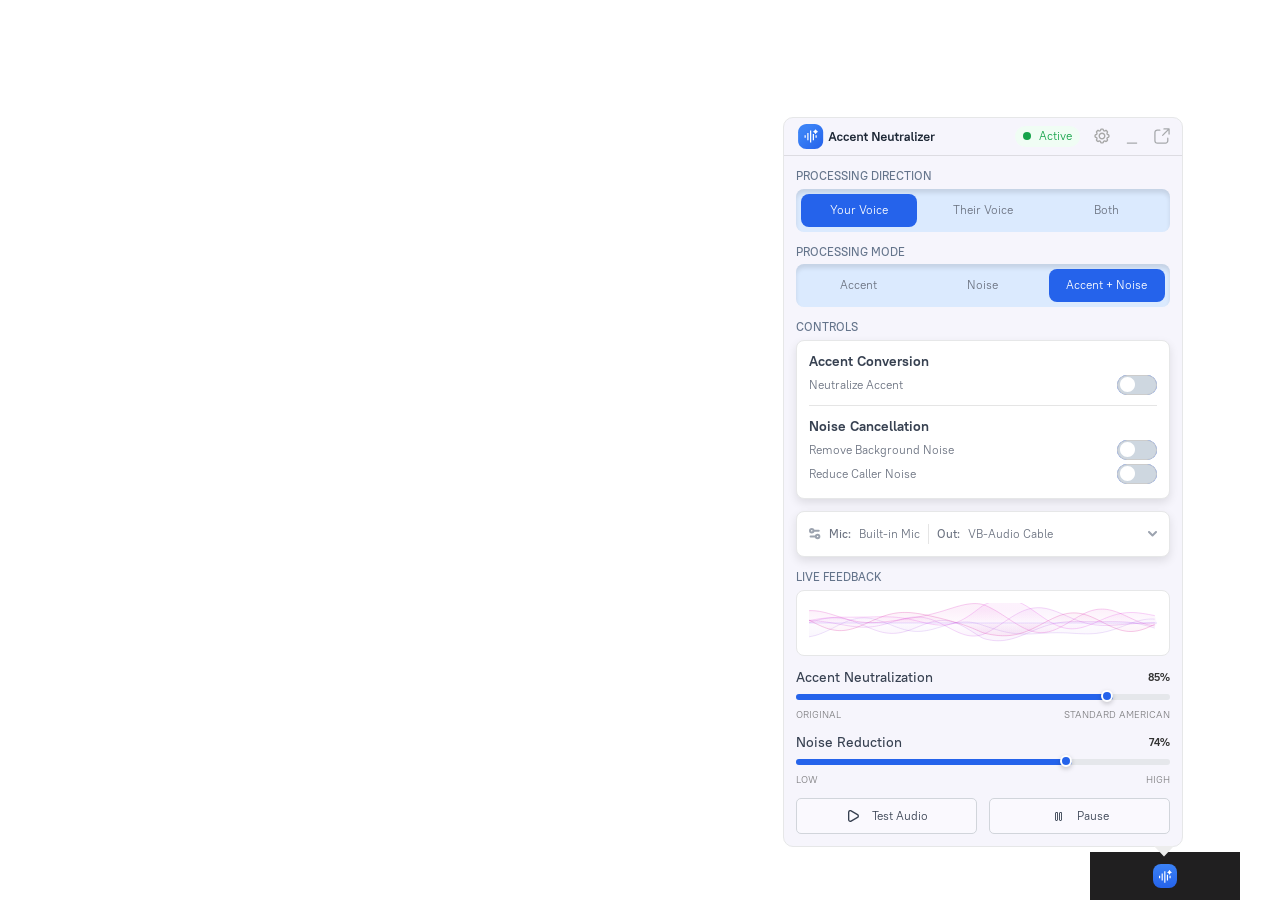
<file: deploy/index.html>
<!DOCTYPE html><!--  Last Published: Tue Jun 09 2026 08:00:53 GMT+0000 (Coordinated Universal Time)  -->
<html data-wf-page="69846ef71f03e968b10e6d81" data-wf-site="69846ef71f03e968b10e6d8d">
<head>
  <meta charset="utf-8">
  <title>op.ai Desktop Recorder Widget - Arvin</title>
  <meta content="op.ai Desktop Recorder Widget - Arvin" property="og:title">
  <meta content="op.ai Desktop Recorder Widget - Arvin" name="twitter:title">
  <meta content="width=device-width, initial-scale=1" name="viewport">
  <link href="css/normalize.css" rel="stylesheet" type="text/css">
  <link href="css/components.css" rel="stylesheet" type="text/css">
  <link href="css/accent-neutralizer-arvin.css" rel="stylesheet" type="text/css">
  <script type="text/javascript">!function(o,c){var n=c.documentElement,t=" w-mod-";n.className+=t+"js",("ontouchstart"in o||o.DocumentTouch&&c instanceof DocumentTouch)&&(n.className+=t+"touch")}(window,document);</script>
  <link href="images/favicon.ico" rel="shortcut icon" type="image/x-icon">
  <link href="images/webclip.png" rel="apple-touch-icon">
</head>
<body>
  <div class="modalpage">
    <div class="taskbar">
      <div class="accentneutralizer__wrap">
        <div tmq="cmp-taskbar-icon" data-w-id="096e1628-0076-754e-728f-4f25eb88e36e" class="an__taskbar">
          <div class="an__taskbar-logo">
            <div class="an__icon-embed w-embed"><svg width="13" height="13" viewbox="0 0 13 13" fill="none" xmlns="http://www.w3.org/2000/svg">
                <path d="M10.9159 4.15802L10.7724 4.48819C10.75 4.54195 10.7122 4.58788 10.6637 4.62018C10.6152 4.65248 10.5583 4.66972 10.5 4.66972C10.4417 4.66972 10.3848 4.65248 10.3363 4.62018C10.2878 4.58788 10.25 4.54195 10.2276 4.48819L10.0841 4.15802C9.83178 3.57394 9.36972 3.10564 8.78908 2.84552L8.34633 2.64777C8.29262 2.62306 8.24712 2.58347 8.21522 2.53369C8.18332 2.4839 8.16637 2.42602 8.16637 2.36689C8.16637 2.30777 8.18332 2.24989 8.21522 2.2001C8.24712 2.15032 8.29262 2.11073 8.34633 2.08602L8.76458 1.89994C9.35982 1.63241 9.82978 1.14678 10.0777 0.543104L10.2258 0.186687C10.2475 0.131477 10.2853 0.0840775 10.3343 0.0506682C10.3833 0.017259 10.4413 -0.000610352 10.5006 -0.000610352C10.5599 -0.000610352 10.6178 0.017259 10.6668 0.0506682C10.7159 0.0840775 10.7537 0.131477 10.7753 0.186687L10.9229 0.54252C11.1705 1.14631 11.6403 1.63215 12.2354 1.89994L12.6543 2.0866C12.7078 2.11138 12.7531 2.15097 12.7849 2.20069C12.8167 2.25041 12.8336 2.30818 12.8336 2.36719C12.8336 2.42619 12.8167 2.48397 12.7849 2.53369C12.7531 2.5834 12.7078 2.62299 12.6543 2.64777L12.2109 2.84494C11.6304 3.10532 11.1685 3.57383 10.9165 4.15802M3.79167 3.50002H2.625V10.5H3.79167V3.50002ZM1.16667 5.83335H0V8.16669H1.16667V5.83335ZM6.41667 1.16669H5.25V12.8334H6.41667V1.16669ZM9.04167 4.66669H7.875V10.5H9.04167V4.66669ZM11.6667 5.83335H10.5V8.16669H11.6667V5.83335Z" fill="white"></path>
              </svg></div>
          </div>
        </div>
        <div tmq="cmp-statmodal-div" class="accentneutralizer">
          <div tmq="cmp-statmodal-top" class="an__top">
            <div class="an__topleft">
              <div class="an__logo"><img loading="lazy" src="images/an_logo.svg" alt=""></div>
            </div>
            <div class="an__topright">
              <div class="an__tag-active">
                <div class="an__tag-active-dot"></div>
                <div class="an__tag-active-textcontent">
                  <div>Active</div>
                </div>
              </div>
              <a href="#" class="an__goto w-inline-block">
                <div class="an__btn-icon-embed w-embed">
                  <?xml version="1.0" encoding="UTF-8"?>
                  <svg id="Layer_1" data-name="Layer 1" xmlns="http://www.w3.org/2000/svg" viewbox="0 0 100 100">
                    <defs>
                      <style>
      .cls-1 {
        fill: CurrentColor;
      }
    </style>
                    </defs>
                    <path class="cls-1" d="M53.16,97.53h-6.32c-5.41,0-9.81-4.4-9.81-9.81,0-.6-.53-1.23-1.3-1.53-.45-.18-.87-.36-1.29-.55-.69-.3-1.52-.23-1.95.2-3.67,3.66-10.2,3.65-13.86.01l-4.47-4.48c-1.85-1.85-2.87-4.31-2.87-6.93s1.02-5.08,2.87-6.93c.42-.43.5-1.25.16-2l-.51-1.25c-.3-.77-.93-1.3-1.54-1.3-5.41,0-9.81-4.4-9.81-9.81v-6.31c0-5.41,4.4-9.81,9.81-9.81.6,0,1.24-.53,1.54-1.3.15-.39.33-.82.51-1.24.33-.75.26-1.58-.16-2.01-1.82-1.81-2.87-4.34-2.87-6.93s1.02-5.1,2.87-6.94l4.46-4.46c3.7-3.7,10.16-3.7,13.86,0,.42.42,1.24.5,2.03.16l1.14-.48c.84-.33,1.38-.96,1.38-1.56,0-5.41,4.4-9.81,9.81-9.81h6.31c5.41,0,9.8,4.4,9.8,9.81,0,.6.54,1.24,1.31,1.54l1.27.54c.71.3,1.55.24,1.97-.19,3.67-3.66,10.2-3.65,13.86-.01l4.47,4.48c1.83,1.83,2.87,4.36,2.87,6.93s-1.02,5.07-2.86,6.93c-.44.43-.51,1.26-.18,2.02l.52,1.27c.29.73.92,1.27,1.53,1.27,5.41,0,9.8,4.39,9.8,9.8v6.31c0,5.41-4.39,9.81-9.8,9.81-.6,0-1.24.53-1.54,1.3l-.52,1.25c-.33.75-.26,1.58.17,2,1.85,1.86,2.87,4.32,2.87,6.93s-1.04,5.1-2.86,6.93l-4.48,4.47c-3.7,3.69-10.18,3.66-13.86.01-.44-.44-1.27-.5-2.01-.18-.42.18-.84.36-1.27.52-.74.29-1.28.92-1.28,1.52,0,5.41-4.39,9.81-9.8,9.81ZM33.53,76.81c1.47,0,2.97.3,4.41.93l.98.42c4.1,1.61,6.76,5.37,6.76,9.56,0,.64.52,1.16,1.16,1.16h6.32c.64,0,1.16-.52,1.16-1.16,0-4.19,2.66-7.94,6.77-9.58l.95-.39c4.06-1.76,8.6-.99,11.57,1.98.43.43,1.22.44,1.65-.01l4.46-4.46c.21-.21.34-.52.34-.82s-.12-.61-.35-.83c-2.96-2.96-3.74-7.51-1.97-11.57l.39-.95c1.63-4.12,5.38-6.78,9.58-6.78.64,0,1.16-.52,1.16-1.16v-6.31c0-.64-.52-1.16-1.16-1.16-4.19,0-7.95-2.66-9.58-6.77l-.4-.98c-1.76-4.04-.98-8.58,1.98-11.55.22-.22.34-.52.34-.83s-.12-.61-.35-.83l-4.46-4.46c-.43-.43-1.21-.44-1.65.01-2.96,2.95-7.48,3.74-11.56,1.98l-.97-.42c-4.1-1.61-6.76-5.37-6.76-9.57,0-.64-.52-1.16-1.16-1.16h-6.31c-.65,0-1.17.52-1.17,1.16,0,4.2-2.66,7.96-6.78,9.58l-.93.4c-4.08,1.76-8.62.97-11.57-1.97-.45-.45-1.21-.44-1.65,0l-4.47,4.47c-.22.22-.34.51-.34.82s.12.6.33.8c2.98,2.98,3.75,7.52,1.98,11.58l-.38.92c-1.64,4.15-5.4,6.81-9.59,6.81-.64,0-1.16.52-1.16,1.16v6.31c0,.64.52,1.16,1.16,1.16,4.2,0,7.95,2.66,9.58,6.78l.41,1c1.75,4.01.97,8.55-1.99,11.52-.23.23-.34.52-.34.83s.12.6.34.82l4.47,4.47c.43.43,1.21.44,1.65-.01,1.91-1.9,4.47-2.91,7.14-2.91Z"></path>
                    <path class="cls-1" d="M50,71.6c-5.69,0-11.25-2.31-15.27-6.33s-6.33-9.51-6.33-15.27,2.25-11.2,6.33-15.27c4.02-4.02,9.59-6.33,15.27-6.33s11.26,2.31,15.28,6.33,6.32,9.5,6.32,15.27-2.24,11.2-6.32,15.27c-4.02,4.02-9.59,6.33-15.28,6.33ZM50,37.04c-3.41,0-6.75,1.38-9.16,3.8s-3.8,5.7-3.8,9.16,1.35,6.72,3.8,9.16c4.83,4.83,13.51,4.82,18.33,0,2.45-2.45,3.79-5.7,3.79-9.16s-1.34-6.72-3.79-9.16-5.76-3.8-9.17-3.8Z"></path>
                  </svg>
                </div>
              </a>
              <a data-w-id="7bdaf0b1-3da8-7298-7597-1da289722cd5" href="#" class="an__goto w-inline-block"><img loading="lazy" src="images/smartyagents_icon-minimize.svg" alt=""></a>
              <a href="#" class="an__goto w-inline-block"><img loading="lazy" src="images/smartyagents_icon-goto.svg" alt=""></a>
            </div>
          </div>
          <div class="an__body">
            <div class="an__group">
              <div class="an__group-hd-row">
                <h4 class="an__group-hd-text">pROCESSING DIRECTION</h4>
              </div>
              <div class="an__mode-row">
                <div class="an__mode-item active">
                  <div>Your Voice</div>
                </div>
                <div class="an__mode-item">
                  <div>Their Voice</div>
                </div>
                <div class="an__mode-item">
                  <div>Both</div>
                </div>
              </div>
            </div>
            <div class="an__group">
              <div class="an__group-hd-row">
                <h4 class="an__group-hd-text">PROCESSING MODE</h4>
              </div>
              <div class="an__mode-row">
                <div class="an__mode-item">
                  <div>Accent</div>
                </div>
                <div class="an__mode-item">
                  <div>Noise</div>
                </div>
                <div class="an__mode-item active">
                  <div>Accent + Noise</div>
                </div>
              </div>
            </div>
            <div class="an__group">
              <div class="an__group-hd-row">
                <h4 class="an__group-hd-text">CONTROLS</h4>
              </div>
              <div class="an__control-card">
                <div class="an__control-formblock w-form">
                  <form id="email-form-2" name="email-form-2" data-name="Email Form 2" method="get" data-wf-page-id="69846ef71f03e968b10e6d81" data-wf-element-id="c4a38598-96c9-0c04-d099-81330122ac2a">
                    <div class="an__control-group">
                      <div class="an__control-group-title">Accent Conversion</div>
                      <div class="an__control-group-row">
                        <div class="an__control-group-left">
                          <div class="an__control-group-text">Neutralize Accent</div>
                        </div><label class="w-checkbox an__toggle-contain">
                          <div class="w-checkbox-input w-checkbox-input--inputType-custom an__toggle"></div><input type="checkbox" name="checkbox-8" id="checkbox-8" data-name="Checkbox 8" style="opacity:0;position:absolute;z-index:-1"><span class="an__toggle-label w-form-label" for="checkbox-8">I Agree</span>
                        </label>
                      </div>
                    </div>
                    <div class="an__control-group noborder">
                      <div class="an__control-group-title">Noise Cancellation</div>
                      <div class="an__control-group-row">
                        <div class="an__control-group-left">
                          <div class="an__control-group-text">Remove Background Noise</div>
                        </div><label class="w-checkbox an__toggle-contain">
                          <div class="w-checkbox-input w-checkbox-input--inputType-custom an__toggle"></div><input type="checkbox" name="checkbox-8" id="checkbox-8" data-name="Checkbox 8" style="opacity:0;position:absolute;z-index:-1"><span class="an__toggle-label w-form-label" for="checkbox-8">I Agree</span>
                        </label>
                      </div>
                      <div class="an__control-group-row">
                        <div class="an__control-group-left">
                          <div class="an__control-group-text">Reduce Caller Noise</div>
                        </div><label class="w-checkbox an__toggle-contain">
                          <div class="w-checkbox-input w-checkbox-input--inputType-custom an__toggle"></div><input type="checkbox" name="checkbox-8" id="checkbox-8" data-name="Checkbox 8" style="opacity:0;position:absolute;z-index:-1"><span class="an__toggle-label w-form-label" for="checkbox-8">I Agree</span>
                        </label>
                      </div>
                    </div>
                  </form>
                  <div class="w-form-done">
                    <div>Thank you! Your submission has been received!</div>
                  </div>
                  <div class="w-form-fail">
                    <div>Oops! Something went wrong while submitting the form.</div>
                  </div>
                </div>
              </div>
            </div>
            <div class="an__group">
              <div class="an__settings-card">
                <div class="an__settings-formblock w-form">
                  <form id="email-form-2" name="email-form-2" data-name="Email Form 2" method="get" data-wf-page-id="69846ef71f03e968b10e6d81" data-wf-element-id="6231ebd7-7ba9-cde5-14f6-a25d284fbf67">
                    <div data-w-id="136c8d38-3ad8-aed0-c604-34c730e7cc8f" class="an__settings-card-main">
                      <div class="an__settings-card-mainleft">
                        <div class="an__icon-embed w-embed"><svg width="12" height="12" viewbox="0 0 12 12" fill="none" xmlns="http://www.w3.org/2000/svg">
                            <path d="M6.83333 8.58333H1.58333M6.83333 8.58333C6.83333 9.54983 7.61684 10.3333 8.58333 10.3333C9.54983 10.3333 10.3333 9.54983 10.3333 8.58333C10.3333 7.61684 9.54983 6.83333 8.58333 6.83333C7.61684 6.83333 6.83333 7.61684 6.83333 8.58333ZM9.75 2.75H4.5M4.5 2.75C4.5 3.7165 3.7165 4.5 2.75 4.5C1.7835 4.5 1 3.7165 1 2.75C1 1.7835 1.7835 1 2.75 1C3.7165 1 4.5 1.7835 4.5 2.75Z" stroke="#9CA3AF" stroke-width="2" stroke-linecap="round" stroke-linejoin="round"></path>
                          </svg></div>
                        <div class="an__settings-card-main-item">
                          <div class="an__settings-card-main-item-label">Mic:</div>
                          <div class="an__settings-card-main-item-data">Built-in Mic</div>
                        </div>
                        <div class="an__settings-card-main-item noborder">
                          <div class="an__settings-card-main-item-label">Out:</div>
                          <div class="an__settings-card-main-item-data">VB-Audio Cable</div>
                        </div>
                      </div>
                      <div class="an__settings-card-main-accordion">
                        <div class="an__icon-embed w-embed"><svg width="9" height="6" viewbox="0 0 9 6" fill="none" xmlns="http://www.w3.org/2000/svg">
                            <path d="M1 1L4.5 4.5L8 1" stroke="#9CA3AF" stroke-width="2" stroke-linecap="round" stroke-linejoin="round"></path>
                          </svg></div>
                      </div>
                    </div>
                    <div class="an__settings-card-body">
                      <div class="an__settings-card-item">
                        <div class="an__settings-card-item-top">
                          <div class="an__settings-card-item-topleft">
                            <div class="an__icon-embed w-embed"><svg width="11" height="15" viewbox="0 0 11 15" fill="none" xmlns="http://www.w3.org/2000/svg">
                                <path d="M5.41667 12.0833V14.0833M5.41667 12.0833C6.65434 12.0833 7.84133 11.5917 8.7165 10.7165C9.59167 9.84133 10.0833 8.65434 10.0833 7.41667V6.08333M5.41667 12.0833C4.17899 12.0833 2.992 11.5917 2.11683 10.7165C1.24167 9.84133 0.75 8.65434 0.75 7.41667V6.08333M5.41667 0.75C6.52124 0.75 7.41667 1.64543 7.41667 2.75V7.41667C7.41667 8.52124 6.52124 9.41667 5.41667 9.41667C4.3121 9.41667 3.41667 8.52124 3.41667 7.41667V2.75C3.41667 1.64543 4.3121 0.75 5.41667 0.75Z" stroke="#9CA3AF" stroke-width="1.5" stroke-linecap="round" stroke-linejoin="round"></path>
                              </svg></div>
                            <div class="an__settings-card-item-label">Input Device</div>
                          </div>
                        </div><select id="input-device" name="input-device" data-name="input device" class="an__settings-selectfield w-select">
                          <option value="">Built-in Microphone</option>
                          <option value="First">First choice</option>
                          <option value="Second">Second choice</option>
                          <option value="Third">Third choice</option>
                        </select>
                      </div>
                      <div class="an__settings-card-item">
                        <div class="an__settings-card-item-top">
                          <div class="an__settings-card-item-topleft">
                            <div class="an__icon-embed w-embed"><svg width="13" height="15" viewbox="0 0 13 15" fill="none" xmlns="http://www.w3.org/2000/svg">
                                <path d="M6.08333 3.41667H6.09M6.08333 8.75H6.09M2.08333 0.75H10.0833C10.8197 0.75 11.4167 1.34695 11.4167 2.08333V12.75C11.4167 13.4864 10.8197 14.0833 10.0833 14.0833H2.08333C1.34695 14.0833 0.75 13.4864 0.75 12.75V2.08333C0.75 1.34695 1.34695 0.75 2.08333 0.75ZM8.75 8.75C8.75 10.2228 7.55609 11.4167 6.08333 11.4167C4.61057 11.4167 3.41667 10.2228 3.41667 8.75C3.41667 7.27724 4.61057 6.08333 6.08333 6.08333C7.55609 6.08333 8.75 7.27724 8.75 8.75Z" stroke="#9CA3AF" stroke-width="1.5" stroke-linecap="round" stroke-linejoin="round"></path>
                              </svg></div>
                            <div class="an__settings-card-item-label">Output Device</div>
                          </div>
                        </div><select id="output-device" name="output-device" data-name="output device" class="an__settings-selectfield w-select">
                          <option value="">VB-Audio Cable</option>
                          <option value="First">First choice</option>
                          <option value="Second">Second choice</option>
                          <option value="Third">Third choice</option>
                        </select>
                      </div>
                    </div>
                  </form>
                  <div class="w-form-done">
                    <div>Thank you! Your submission has been received!</div>
                  </div>
                  <div class="w-form-fail">
                    <div>Oops! Something went wrong while submitting the form.</div>
                  </div>
                </div>
              </div>
            </div>
            <div class="an__group">
              <div class="an__group-hd-row">
                <h4 class="an__group-hd-text">LIVE FEEDBACK</h4>
              </div>
              <div class="an__livefeedback-card">
                <div class="an__livefeedback-card-clip">
                  <div class="an__livefeedback-embed w-embed w-script">
                    <!DOCTYPE html>
                    <html lang="en">
                    <head>
                      <meta charset="UTF-8">
                      <meta name="viewport" content="width=device-width, initial-scale=1.0">
                      <style>
        .mesh-wave-container-v1 {
            width: 100%;
            height: 40px;
            overflow: hidden;
            background: #ffffff;
            margin: 0;
            padding: 0;
            position: relative;
        }
        .mesh-wave-canvas-v1 {
            width: 100%;
            height: 40px;
            display: block;
        }
    </style>
                    </head>
                    <body>
                      <div class="mesh-wave-container-v1">
                        <canvas id="meshWaveCanvasV1" class="mesh-wave-canvas-v1"></canvas>
                      </div>
                      <script>
        (function() {
            'use strict';
            const canvas = document.getElementById('meshWaveCanvasV1');
            if (!canvas) return;
            const ctx = canvas.getContext('2d');
            const container = canvas.parentElement;
            let w, h;
            let animId;
            let config = {
                layerCount: 6,
                pointsPerLayer: 80,
                maxAmplitude: 0,
                baselineY: 0
            };
            function resizeCanvas() {
                w = container.clientWidth || 300;
                h = 40;
                canvas.width = w;
                canvas.height = h;
                // Update config after resize
                config.maxAmplitude = h * 0.32;
                config.baselineY = h / 2;
            }
            resizeCanvas();
            let resizeTimeout;
            window.addEventListener('resize', function() {
                clearTimeout(resizeTimeout);
                resizeTimeout = setTimeout(resizeCanvas, 100);
            });
            let time = 0;
            function drawMeshWaves() {
                // White background
                ctx.fillStyle = '#ffffff';
                ctx.fillRect(0, 0, w, h);
                time += 0.025;
                // Draw multiple mesh layers
                for (let layer = 0; layer < config.layerCount; layer++) {
                    const points = [];
                    const layerProgress = layer / config.layerCount;
                    // Calculate layer properties
                    const phaseOffset = layerProgress * Math.PI * 2;
                    const timeOffset = time + layerProgress * 2;
                    // Generate wave points for this layer
                    for (let i = 0; i <= config.pointsPerLayer; i++) {
                        const x = (i / config.pointsPerLayer) * w;
                        const progress = i / config.pointsPerLayer;
                        // Center emphasis
                        const centerDist = Math.abs(progress - 0.5) * 2;
                        const centerBoost = Math.pow(1 - centerDist, 2);
                        // Complex wave composition
                        const wave1 = Math.sin(progress * Math.PI * 3 + timeOffset + phaseOffset) * centerBoost;
                        const wave2 = Math.sin(progress * Math.PI * 5 + timeOffset * 1.3 + phaseOffset * 1.5) * 0.5;
                        const wave3 = Math.sin(progress * Math.PI * 7 + timeOffset * 0.8 + phaseOffset * 0.7) * 0.3;
                        const layerModulation = Math.sin(timeOffset + layerProgress * Math.PI) * 0.4;
                        const combined = (wave1 + wave2 + wave3 + layerModulation) * config.maxAmplitude;
                        const y = config.baselineY + combined;
                        points.push({ x, y });
                    }
                    // Determine color based on layer
                    const hue = 270 + layerProgress * 60; // Purple to orange
                    const opacity = 0.15 + layerProgress * 0.15;
                    // Draw the wave line
                    ctx.beginPath();
                    ctx.moveTo(points[0].x, points[0].y);
                    for (let i = 1; i < points.length; i++) {
                        const prev = points[i - 1];
                        const curr = points[i];
                        const cpx = (prev.x + curr.x) / 2;
                        const cpy = (prev.y + curr.y) / 2;
                        ctx.quadraticCurveTo(prev.x, prev.y, cpx, cpy);
                    }
                    // Stroke style
                    ctx.strokeStyle = `hsla(${hue}, 70%, 55%, ${opacity})`;
                    ctx.lineWidth = 1;
                    ctx.stroke();
                    // Add subtle fill below/above the wave
                    ctx.lineTo(w, config.baselineY);
                    ctx.lineTo(0, config.baselineY);
                    ctx.closePath();
                    const gradient = ctx.createLinearGradient(0, config.baselineY - config.maxAmplitude, 0, config.baselineY + config.maxAmplitude);
                    gradient.addColorStop(0, `hsla(${hue}, 70%, 55%, ${opacity * 0.3})`);
                    gradient.addColorStop(0.5, `hsla(${hue}, 70%, 55%, ${opacity * 0.1})`);
                    gradient.addColorStop(1, `hsla(${hue}, 70%, 55%, ${opacity * 0.3})`);
                    ctx.fillStyle = gradient;
                    ctx.fill();
                }
                // Draw center baseline
                ctx.strokeStyle = 'rgba(111, 43, 255, 0.15)';
                ctx.lineWidth = 1;
                ctx.beginPath();
                ctx.moveTo(0, config.baselineY);
                ctx.lineTo(w, config.baselineY);
                ctx.stroke();
            }
            function animate() {
                drawMeshWaves();
                animId = requestAnimationFrame(animate);
            }
            animate();
            // Cleanup function
            function cleanup() {
                if (animId) {
                    cancelAnimationFrame(animId);
                    animId = null;
                }
            }
            window.addEventListener('beforeunload', cleanup);
        })();
    </script>
                    </body>
                    </html>
                  </div>
                </div>
              </div>
            </div>
            <div class="an__slidecontrols">
              <div class="an__slidecontrols-top">
                <div class="an__slidecontrols-label">Accent Neutralization</div>
                <div class="an__slidecontrols-percent">85%</div>
              </div>
              <div class="an__slidecontrols-bar">
                <div class="an__slidecontrols-bar-percent">
                  <div class="an__slidecontrols-bar-percentthumb"></div>
                </div>
              </div>
              <div class="an__slidecontrols-bot">
                <div class="an__slidecontrols-bot-text">ORIGINAL</div>
                <div class="an__slidecontrols-bot-text">STANDARD AMERICAN</div>
              </div>
            </div>
            <div class="an__slidecontrols">
              <div class="an__slidecontrols-top">
                <div class="an__slidecontrols-label">Noise Reduction</div>
                <div class="an__slidecontrols-percent">74%</div>
              </div>
              <div class="an__slidecontrols-bar">
                <div class="an__slidecontrols-bar-percent _74">
                  <div class="an__slidecontrols-bar-percentthumb"></div>
                </div>
              </div>
              <div class="an__slidecontrols-bot">
                <div class="an__slidecontrols-bot-text">LOW</div>
                <div class="an__slidecontrols-bot-text">HIGH</div>
              </div>
            </div>
            <div class="an__btn-group">
              <a href="#" class="an__btn w-inline-block">
                <div class="drw__btn-icon">
                  <div class="drw__btn-icon-embed w-embed"><svg width="11" height="12" viewbox="0 0 11 12" fill="none" xmlns="http://www.w3.org/2000/svg">
                      <path d="M9.86014 3.99888L3.42014 0.305545C3.07167 0.104318 2.67614 -0.00109666 2.27374 8.60276e-06C1.87134 0.00111387 1.47639 0.108699 1.12903 0.311838C0.781661 0.514976 0.494246 0.80643 0.295973 1.1566C0.0977003 1.50676 -0.00436531 1.90317 0.000143141 2.30554V9.71888C0.000143141 10.3236 0.240357 10.9035 0.66794 11.3311C1.09552 11.7587 1.67545 11.9989 2.28014 11.9989C2.68043 11.9982 3.07353 11.8925 3.42014 11.6922L9.86014 7.99888C10.2062 7.7986 10.4935 7.51086 10.6932 7.1645C10.8929 6.81815 10.9981 6.42536 10.9981 6.02554C10.9981 5.62573 10.8929 5.23294 10.6932 4.88659C10.4935 4.54023 10.2062 4.25248 9.86014 4.05221V3.99888ZM9.19348 6.79221L2.75348 10.5389C2.60913 10.6207 2.44605 10.6637 2.28014 10.6637C2.11423 10.6637 1.95115 10.6207 1.80681 10.5389C1.66287 10.4558 1.54335 10.3362 1.46027 10.1923C1.37718 10.0484 1.33345 9.88508 1.33348 9.71888V2.27888C1.33345 2.11268 1.37718 1.9494 1.46027 1.80545C1.54335 1.66151 1.66287 1.54198 1.80681 1.45888C1.95164 1.37806 2.1143 1.33453 2.28014 1.33221C2.44583 1.33561 2.60823 1.37907 2.75348 1.45888L9.19348 5.17888C9.33746 5.26194 9.45704 5.38146 9.54018 5.5254C9.62332 5.66935 9.66709 5.83265 9.66709 5.99888C9.66709 6.16511 9.62332 6.32841 9.54018 6.47235C9.45704 6.6163 9.33746 6.73581 9.19348 6.81888V6.79221Z" fill="#374151"></path>
                    </svg></div>
                </div>
                <div>Test Audio</div>
              </a>
              <a href="#" class="an__btn w-inline-block">
                <div class="drw__btn-icon">
                  <div class="drw__btn-icon-embed w-embed"><svg width="7" height="9" viewbox="0 0 7 9" fill="none" xmlns="http://www.w3.org/2000/svg">
                      <path d="M6 0.5H5C4.72386 0.5 4.5 0.723858 4.5 1V8C4.5 8.27614 4.72386 8.5 5 8.5H6C6.27614 8.5 6.5 8.27614 6.5 8V1C6.5 0.723858 6.27614 0.5 6 0.5Z" stroke="#4B5563" stroke-linecap="round" stroke-linejoin="round"></path>
                      <path d="M2 0.5H1C0.723858 0.5 0.5 0.723858 0.5 1V8C0.5 8.27614 0.723858 8.5 1 8.5H2C2.27614 8.5 2.5 8.27614 2.5 8V1C2.5 0.723858 2.27614 0.5 2 0.5Z" stroke="#4B5563" stroke-linecap="round" stroke-linejoin="round"></path>
                    </svg></div>
                </div>
                <div>Pause</div>
              </a>
            </div>
          </div>
          <div class="an__stat_pointer"><img loading="lazy" src="images/smartyagents_pointer.svg" alt=""></div>
        </div>
      </div>
    </div>
  </div>
  <script src="https://d3e54v103j8qbb.cloudfront.net/js/jquery-3.5.1.min.dc5e7f18c8.js?site=69846ef71f03e968b10e6d8d" type="text/javascript" integrity="sha256-9/aliU8dGd2tb6OSsuzixeV4y/faTqgFtohetphbbj0=" crossorigin="anonymous"></script>
  <script src="js/accent-neutralizer-arvin.js" type="text/javascript"></script>
</body>
</html>
</file>
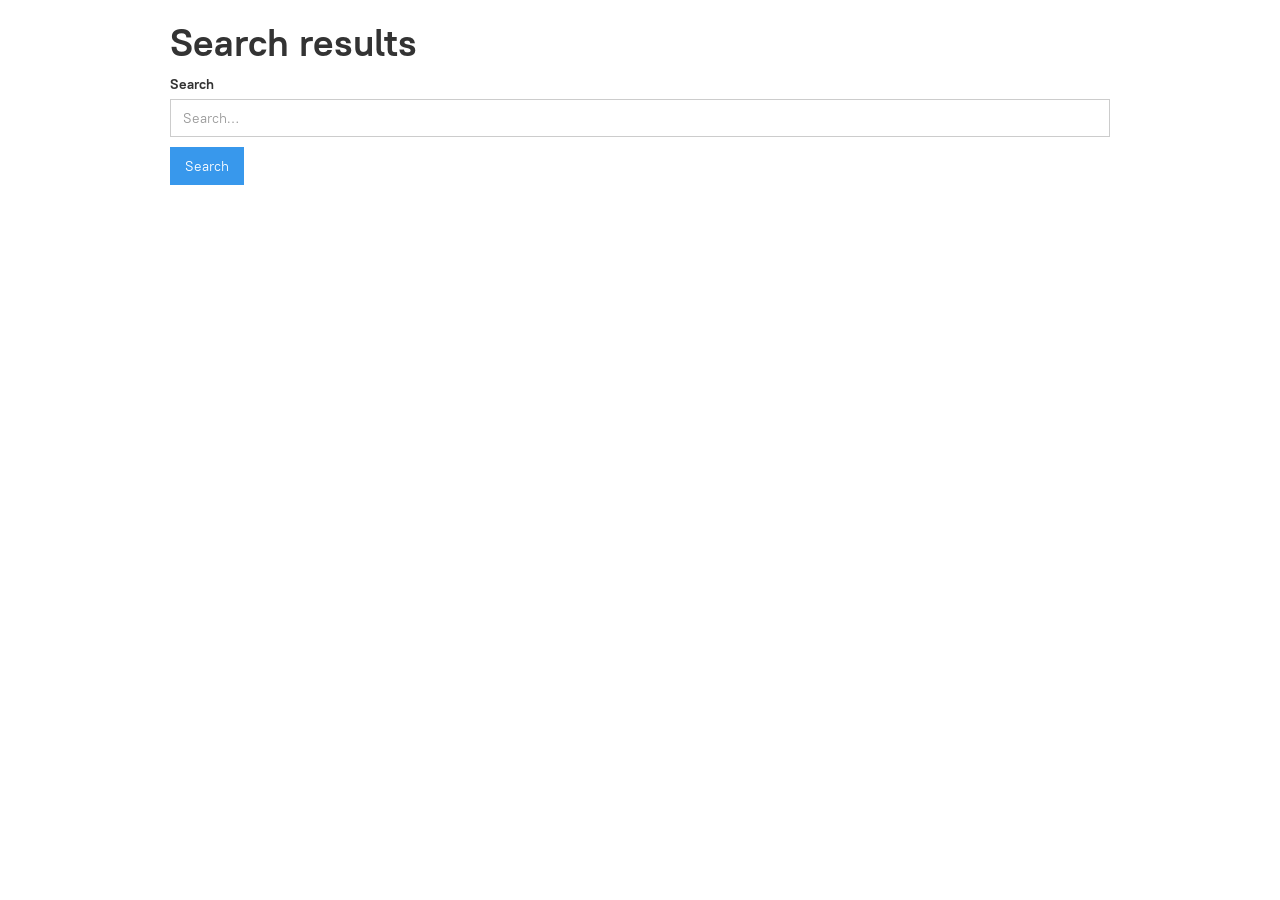
<file: deploy/search.html>
<!DOCTYPE html><!--  Last Published: Tue Jun 09 2026 08:00:53 GMT+0000 (Coordinated Universal Time)  -->
<html data-wf-page="69846ef71f03e968b10e6d80" data-wf-site="69846ef71f03e968b10e6d8d">
<head>
  <meta charset="utf-8">
  <title>Search Results</title>
  <meta content="Search Results" property="og:title">
  <meta content="Search Results" name="twitter:title">
  <meta content="width=device-width, initial-scale=1" name="viewport">
  <link href="css/normalize.css" rel="stylesheet" type="text/css">
  <link href="css/components.css" rel="stylesheet" type="text/css">
  <link href="css/accent-neutralizer-arvin.css" rel="stylesheet" type="text/css">
  <script type="text/javascript">!function(o,c){var n=c.documentElement,t=" w-mod-";n.className+=t+"js",("ontouchstart"in o||o.DocumentTouch&&c instanceof DocumentTouch)&&(n.className+=t+"touch")}(window,document);</script>
  <link href="images/favicon.ico" rel="shortcut icon" type="image/x-icon">
  <link href="images/webclip.png" rel="apple-touch-icon">
</head>
<body>
  <div class="w-container">
    <h1>Search results</h1>
    <form action="/search" class="w-form"><label for="search">Search</label><input class="w-input" maxlength="256" name="query" placeholder="Search…" type="search" id="search" required=""><input type="submit" class="w-button" value="Search"></form>
  </div>
  <script src="https://d3e54v103j8qbb.cloudfront.net/js/jquery-3.5.1.min.dc5e7f18c8.js?site=69846ef71f03e968b10e6d8d" type="text/javascript" integrity="sha256-9/aliU8dGd2tb6OSsuzixeV4y/faTqgFtohetphbbj0=" crossorigin="anonymous"></script>
  <script src="js/accent-neutralizer-arvin.js" type="text/javascript"></script>
</body>
</html>
</file>
<file: deploy/css/components.css>
@font-face {
  font-family: 'webflow-icons';
  src: url("[data-uri]") format('truetype');
  font-weight: normal;
  font-style: normal;
}
[class^="w-icon-"],
[class*=" w-icon-"] {
  /* use !important to prevent issues with browser extensions that change fonts */
  font-family: 'webflow-icons' !important;
  speak: none;
  font-style: normal;
  font-weight: normal;
  font-variant: normal;
  text-transform: none;
  line-height: 1;
  /* Better Font Rendering =========== */
  -webkit-font-smoothing: antialiased;
  -moz-osx-font-smoothing: grayscale;
}
.w-icon-slider-right:before {
  content: "\e600";
}
.w-icon-slider-left:before {
  content: "\e601";
}
.w-icon-nav-menu:before {
  content: "\e602";
}
.w-icon-arrow-down:before,
.w-icon-dropdown-toggle:before {
  content: "\e603";
}
.w-icon-file-upload-remove:before {
  content: "\e900";
}
.w-icon-file-upload-icon:before {
  content: "\e903";
}
* {
  -webkit-box-sizing: border-box;
  -moz-box-sizing: border-box;
  box-sizing: border-box;
}
html {
  height: 100%;
}
body {
  margin: 0;
  min-height: 100%;
  background-color: #fff;
  font-family: Arial, sans-serif;
  font-size: 14px;
  line-height: 20px;
  color: #333;
}
img {
  max-width: 100%;
  vertical-align: middle;
  display: inline-block;
}
html.w-mod-touch * {
  background-attachment: scroll !important;
}
.w-block {
  display: block;
}
.w-inline-block {
  max-width: 100%;
  display: inline-block;
}
.w-clearfix:before,
.w-clearfix:after {
  content: " ";
  display: table;
  grid-column-start: 1;
  grid-row-start: 1;
  grid-column-end: 2;
  grid-row-end: 2;
}
.w-clearfix:after {
  clear: both;
}
.w-hidden {
  display: none;
}
.w-button {
  display: inline-block;
  padding: 9px 15px;
  background-color: #3898EC;
  color: white;
  border: 0;
  line-height: inherit;
  text-decoration: none;
  cursor: pointer;
  border-radius: 0;
}
input.w-button {
  -webkit-appearance: button;
}
html[data-w-dynpage] [data-w-cloak] {
  color: transparent !important;
}
.w-code-block {
  margin: unset;
}
pre.w-code-block code {
  all: inherit;
}
pre.w-code-block code > span {
  display: block !important;
}
.w-optimization {
  display: contents;
}
.w-webflow-badge,
.w-webflow-badge > img {
  box-sizing: unset;
  width: unset;
  height: unset;
  max-height: unset;
  max-width: unset;
  min-height: unset;
  min-width: unset;
  margin: unset;
  padding: unset;
  float: unset;
  clear: unset;
  border: unset;
  border-radius: unset;
  background: unset;
  background-image: unset;
  background-position: unset;
  background-size: unset;
  background-repeat: unset;
  background-origin: unset;
  background-clip: unset;
  background-attachment: unset;
  background-color: unset;
  box-shadow: unset;
  transform: unset;
  transition: unset;
  direction: unset;
  font-family: unset;
  font-weight: unset;
  color: unset;
  font-size: unset;
  line-height: unset;
  font-style: unset;
  font-variant: unset;
  text-align: unset;
  letter-spacing: unset;
  text-decoration: unset;
  text-indent: unset;
  text-transform: unset;
  list-style-type: unset;
  text-shadow: unset;
  vertical-align: unset;
  cursor: unset;
  white-space: unset;
  word-break: unset;
  word-spacing: unset;
  word-wrap: unset;
}
.w-webflow-badge {
  position: fixed !important;
  display: inline-block !important;
  visibility: visible !important;
  opacity: 1 !important;
  z-index: 2147483647 !important;
  top: auto !important;
  right: 12px !important;
  bottom: 12px !important;
  left: auto !important;
  color: #aaadb0 !important;
  background-color: #fff !important;
  border-radius: 3px !important;
  padding: 6px !important;
  font-size: 12px !important;
  line-height: 14px !important;
  text-decoration: none !important;
  transform: none !important;
  margin: 0 !important;
  width: auto !important;
  height: auto !important;
  overflow: unset !important;
  white-space: nowrap;
  box-shadow: 0 0 0 1px rgba(0, 0, 0, 0.1), 0px 1px 3px rgba(0, 0, 0, 0.1);
  cursor: pointer;
}
.w-webflow-badge > img {
  position: unset;
  display: inline-block !important;
  visibility: unset !important;
  opacity: 1 !important;
  vertical-align: middle !important;
}
h1,
h2,
h3,
h4,
h5,
h6 {
  font-weight: bold;
  margin-bottom: 10px;
}
h1 {
  font-size: 38px;
  line-height: 44px;
  margin-top: 20px;
}
h2 {
  font-size: 32px;
  line-height: 36px;
  margin-top: 20px;
}
h3 {
  font-size: 24px;
  line-height: 30px;
  margin-top: 20px;
}
h4 {
  font-size: 18px;
  line-height: 24px;
  margin-top: 10px;
}
h5 {
  font-size: 14px;
  line-height: 20px;
  margin-top: 10px;
}
h6 {
  font-size: 12px;
  line-height: 18px;
  margin-top: 10px;
}
p {
  margin-top: 0;
  margin-bottom: 10px;
}
blockquote {
  margin: 0 0 10px 0;
  padding: 10px 20px;
  border-left: 5px solid #E2E2E2;
  font-size: 18px;
  line-height: 22px;
}
figure {
  margin: 0;
  margin-bottom: 10px;
}
figcaption {
  margin-top: 5px;
  text-align: center;
}
ul,
ol {
  margin-top: 0px;
  margin-bottom: 10px;
  padding-left: 40px;
}
.w-list-unstyled {
  padding-left: 0;
  list-style: none;
}
.w-embed:before,
.w-embed:after {
  content: " ";
  display: table;
  grid-column-start: 1;
  grid-row-start: 1;
  grid-column-end: 2;
  grid-row-end: 2;
}
.w-embed:after {
  clear: both;
}
.w-video {
  width: 100%;
  position: relative;
  padding: 0;
}
.w-video iframe,
.w-video object,
.w-video embed {
  position: absolute;
  top: 0;
  left: 0;
  width: 100%;
  height: 100%;
  border: none;
}
fieldset {
  padding: 0;
  margin: 0;
  border: 0;
}
button,
[type='button'],
[type='reset'] {
  border: 0;
  cursor: pointer;
  -webkit-appearance: button;
}
.w-form {
  margin: 0 0 15px;
}
.w-form-done {
  display: none;
  padding: 20px;
  text-align: center;
  background-color: #dddddd;
}
.w-form-fail {
  display: none;
  margin-top: 10px;
  padding: 10px;
  background-color: #ffdede;
}
label {
  display: block;
  margin-bottom: 5px;
  font-weight: bold;
}
.w-input,
.w-select {
  display: block;
  width: 100%;
  height: 38px;
  padding: 8px 12px;
  margin-bottom: 10px;
  font-size: 14px;
  line-height: 1.42857143;
  color: #333333;
  vertical-align: middle;
  background-color: #ffffff;
  border: 1px solid #cccccc;
}
.w-input::placeholder,
.w-select::placeholder {
  color: #999;
}
.w-input:focus,
.w-select:focus {
  border-color: #3898EC;
  outline: 0;
}
.w-input[disabled],
.w-select[disabled],
.w-input[readonly],
.w-select[readonly],
fieldset[disabled] .w-input,
fieldset[disabled] .w-select {
  cursor: not-allowed;
}
.w-input[disabled]:not(.w-input-disabled),
.w-select[disabled]:not(.w-input-disabled),
.w-input[readonly],
.w-select[readonly],
fieldset[disabled]:not(.w-input-disabled) .w-input,
fieldset[disabled]:not(.w-input-disabled) .w-select {
  background-color: #eeeeee;
}
textarea.w-input,
textarea.w-select {
  height: auto;
}
.w-select {
  background-color: #f3f3f3;
}
.w-select[multiple] {
  height: auto;
}
.w-form-label {
  display: inline-block;
  cursor: pointer;
  font-weight: normal;
  margin-bottom: 0px;
}
.w-radio {
  display: block;
  margin-bottom: 5px;
  padding-left: 20px;
}
.w-radio:before,
.w-radio:after {
  content: " ";
  display: table;
  grid-column-start: 1;
  grid-row-start: 1;
  grid-column-end: 2;
  grid-row-end: 2;
}
.w-radio:after {
  clear: both;
}
.w-radio-input {
  margin: 4px 0 0;
  line-height: normal;
  float: left;
  margin-left: -20px;
}
.w-radio-input {
  margin-top: 3px;
}
.w-file-upload {
  display: block;
  margin-bottom: 10px;
}
.w-file-upload-input {
  width: 0.1px;
  height: 0.1px;
  opacity: 0;
  overflow: hidden;
  position: absolute;
  z-index: -100;
}
.w-file-upload-default,
.w-file-upload-uploading,
.w-file-upload-success {
  display: inline-block;
  color: #333333;
}
.w-file-upload-error {
  display: block;
  margin-top: 10px;
}
.w-file-upload-default.w-hidden,
.w-file-upload-uploading.w-hidden,
.w-file-upload-error.w-hidden,
.w-file-upload-success.w-hidden {
  display: none;
}
.w-file-upload-uploading-btn {
  display: flex;
  font-size: 14px;
  font-weight: normal;
  cursor: pointer;
  margin: 0;
  padding: 8px 12px;
  border: 1px solid #cccccc;
  background-color: #fafafa;
}
.w-file-upload-file {
  display: flex;
  flex-grow: 1;
  justify-content: space-between;
  margin: 0;
  padding: 8px 9px 8px 11px;
  border: 1px solid #cccccc;
  background-color: #fafafa;
}
.w-file-upload-file-name {
  font-size: 14px;
  font-weight: normal;
  display: block;
}
.w-file-remove-link {
  margin-top: 3px;
  margin-left: 10px;
  width: auto;
  height: auto;
  padding: 3px;
  display: block;
  cursor: pointer;
}
.w-icon-file-upload-remove {
  margin: auto;
  font-size: 10px;
}
.w-file-upload-error-msg {
  display: inline-block;
  color: #ea384c;
  padding: 2px 0;
}
.w-file-upload-info {
  display: inline-block;
  line-height: 38px;
  padding: 0 12px;
}
.w-file-upload-label {
  display: inline-block;
  font-size: 14px;
  font-weight: normal;
  cursor: pointer;
  margin: 0;
  padding: 8px 12px;
  border: 1px solid #cccccc;
  background-color: #fafafa;
}
.w-icon-file-upload-icon,
.w-icon-file-upload-uploading {
  display: inline-block;
  margin-right: 8px;
  width: 20px;
}
.w-icon-file-upload-uploading {
  height: 20px;
}
.w-container {
  margin-left: auto;
  margin-right: auto;
  max-width: 940px;
}
.w-container:before,
.w-container:after {
  content: " ";
  display: table;
  grid-column-start: 1;
  grid-row-start: 1;
  grid-column-end: 2;
  grid-row-end: 2;
}
.w-container:after {
  clear: both;
}
.w-container .w-row {
  margin-left: -10px;
  margin-right: -10px;
}
.w-row:before,
.w-row:after {
  content: " ";
  display: table;
  grid-column-start: 1;
  grid-row-start: 1;
  grid-column-end: 2;
  grid-row-end: 2;
}
.w-row:after {
  clear: both;
}
.w-row .w-row {
  margin-left: 0;
  margin-right: 0;
}
.w-col {
  position: relative;
  float: left;
  width: 100%;
  min-height: 1px;
  padding-left: 10px;
  padding-right: 10px;
}
.w-col .w-col {
  padding-left: 0;
  padding-right: 0;
}
.w-col-1 {
  width: 8.33333333%;
}
.w-col-2 {
  width: 16.66666667%;
}
.w-col-3 {
  width: 25%;
}
.w-col-4 {
  width: 33.33333333%;
}
.w-col-5 {
  width: 41.66666667%;
}
.w-col-6 {
  width: 50%;
}
.w-col-7 {
  width: 58.33333333%;
}
.w-col-8 {
  width: 66.66666667%;
}
.w-col-9 {
  width: 75%;
}
.w-col-10 {
  width: 83.33333333%;
}
.w-col-11 {
  width: 91.66666667%;
}
.w-col-12 {
  width: 100%;
}
.w-hidden-main {
  display: none !important;
}
@media screen and (max-width: 991px) {
  .w-container {
    max-width: 728px;
  }
  .w-hidden-main {
    display: inherit !important;
  }
  .w-hidden-medium {
    display: none !important;
  }
  .w-col-medium-1 {
    width: 8.33333333%;
  }
  .w-col-medium-2 {
    width: 16.66666667%;
  }
  .w-col-medium-3 {
    width: 25%;
  }
  .w-col-medium-4 {
    width: 33.33333333%;
  }
  .w-col-medium-5 {
    width: 41.66666667%;
  }
  .w-col-medium-6 {
    width: 50%;
  }
  .w-col-medium-7 {
    width: 58.33333333%;
  }
  .w-col-medium-8 {
    width: 66.66666667%;
  }
  .w-col-medium-9 {
    width: 75%;
  }
  .w-col-medium-10 {
    width: 83.33333333%;
  }
  .w-col-medium-11 {
    width: 91.66666667%;
  }
  .w-col-medium-12 {
    width: 100%;
  }
  .w-col-stack {
    width: 100%;
    left: auto;
    right: auto;
  }
}
@media screen and (max-width: 767px) {
  .w-hidden-main {
    display: inherit !important;
  }
  .w-hidden-medium {
    display: inherit !important;
  }
  .w-hidden-small {
    display: none !important;
  }
  .w-row,
  .w-container .w-row {
    margin-left: 0;
    margin-right: 0;
  }
  .w-col {
    width: 100%;
    left: auto;
    right: auto;
  }
  .w-col-small-1 {
    width: 8.33333333%;
  }
  .w-col-small-2 {
    width: 16.66666667%;
  }
  .w-col-small-3 {
    width: 25%;
  }
  .w-col-small-4 {
    width: 33.33333333%;
  }
  .w-col-small-5 {
    width: 41.66666667%;
  }
  .w-col-small-6 {
    width: 50%;
  }
  .w-col-small-7 {
    width: 58.33333333%;
  }
  .w-col-small-8 {
    width: 66.66666667%;
  }
  .w-col-small-9 {
    width: 75%;
  }
  .w-col-small-10 {
    width: 83.33333333%;
  }
  .w-col-small-11 {
    width: 91.66666667%;
  }
  .w-col-small-12 {
    width: 100%;
  }
}
@media screen and (max-width: 479px) {
  .w-container {
    max-width: none;
  }
  .w-hidden-main {
    display: inherit !important;
  }
  .w-hidden-medium {
    display: inherit !important;
  }
  .w-hidden-small {
    display: inherit !important;
  }
  .w-hidden-tiny {
    display: none !important;
  }
  .w-col {
    width: 100%;
  }
  .w-col-tiny-1 {
    width: 8.33333333%;
  }
  .w-col-tiny-2 {
    width: 16.66666667%;
  }
  .w-col-tiny-3 {
    width: 25%;
  }
  .w-col-tiny-4 {
    width: 33.33333333%;
  }
  .w-col-tiny-5 {
    width: 41.66666667%;
  }
  .w-col-tiny-6 {
    width: 50%;
  }
  .w-col-tiny-7 {
    width: 58.33333333%;
  }
  .w-col-tiny-8 {
    width: 66.66666667%;
  }
  .w-col-tiny-9 {
    width: 75%;
  }
  .w-col-tiny-10 {
    width: 83.33333333%;
  }
  .w-col-tiny-11 {
    width: 91.66666667%;
  }
  .w-col-tiny-12 {
    width: 100%;
  }
}
.w-widget {
  position: relative;
}
.w-widget-map {
  width: 100%;
  height: 400px;
}
.w-widget-map label {
  width: auto;
  display: inline;
}
.w-widget-map img {
  max-width: inherit;
}
.w-widget-map .gm-style-iw {
  text-align: center;
}
.w-widget-map .gm-style-iw > button {
  display: none !important;
}
.w-widget-twitter {
  overflow: hidden;
}
.w-widget-twitter-count-shim {
  display: inline-block;
  vertical-align: top;
  position: relative;
  width: 28px;
  height: 20px;
  text-align: center;
  background: white;
  border: #758696 solid 1px;
  border-radius: 3px;
}
.w-widget-twitter-count-shim * {
  pointer-events: none;
  user-select: none;
}
.w-widget-twitter-count-shim .w-widget-twitter-count-inner {
  position: relative;
  font-size: 15px;
  line-height: 12px;
  text-align: center;
  color: #999;
  font-family: serif;
}
.w-widget-twitter-count-shim .w-widget-twitter-count-clear {
  position: relative;
  display: block;
}
.w-widget-twitter-count-shim.w--large {
  width: 36px;
  height: 28px;
}
.w-widget-twitter-count-shim.w--large .w-widget-twitter-count-inner {
  font-size: 18px;
  line-height: 18px;
}
.w-widget-twitter-count-shim:not(.w--vertical) {
  margin-left: 5px;
  margin-right: 8px;
}
.w-widget-twitter-count-shim:not(.w--vertical).w--large {
  margin-left: 6px;
}
.w-widget-twitter-count-shim:not(.w--vertical):before,
.w-widget-twitter-count-shim:not(.w--vertical):after {
  top: 50%;
  left: 0;
  border: solid transparent;
  content: ' ';
  height: 0;
  width: 0;
  position: absolute;
  pointer-events: none;
}
.w-widget-twitter-count-shim:not(.w--vertical):before {
  border-color: rgba(117, 134, 150, 0);
  border-right-color: #5d6c7b;
  border-width: 4px;
  margin-left: -9px;
  margin-top: -4px;
}
.w-widget-twitter-count-shim:not(.w--vertical).w--large:before {
  border-width: 5px;
  margin-left: -10px;
  margin-top: -5px;
}
.w-widget-twitter-count-shim:not(.w--vertical):after {
  border-color: rgba(255, 255, 255, 0);
  border-right-color: white;
  border-width: 4px;
  margin-left: -8px;
  margin-top: -4px;
}
.w-widget-twitter-count-shim:not(.w--vertical).w--large:after {
  border-width: 5px;
  margin-left: -9px;
  margin-top: -5px;
}
.w-widget-twitter-count-shim.w--vertical {
  width: 61px;
  height: 33px;
  margin-bottom: 8px;
}
.w-widget-twitter-count-shim.w--vertical:before,
.w-widget-twitter-count-shim.w--vertical:after {
  top: 100%;
  left: 50%;
  border: solid transparent;
  content: ' ';
  height: 0;
  width: 0;
  position: absolute;
  pointer-events: none;
}
.w-widget-twitter-count-shim.w--vertical:before {
  border-color: rgba(117, 134, 150, 0);
  border-top-color: #5d6c7b;
  border-width: 5px;
  margin-left: -5px;
}
.w-widget-twitter-count-shim.w--vertical:after {
  border-color: rgba(255, 255, 255, 0);
  border-top-color: white;
  border-width: 4px;
  margin-left: -4px;
}
.w-widget-twitter-count-shim.w--vertical .w-widget-twitter-count-inner {
  font-size: 18px;
  line-height: 22px;
}
.w-widget-twitter-count-shim.w--vertical.w--large {
  width: 76px;
}
.w-background-video {
  position: relative;
  overflow: hidden;
  height: 500px;
  color: white;
}
.w-background-video > video {
  background-size: cover;
  background-position: 50% 50%;
  position: absolute;
  margin: auto;
  width: 100%;
  height: 100%;
  right: -100%;
  bottom: -100%;
  top: -100%;
  left: -100%;
  object-fit: cover;
  z-index: -100;
}
.w-background-video > video::-webkit-media-controls-start-playback-button {
  display: none !important;
  -webkit-appearance: none;
}
.w-background-video--control {
  position: absolute;
  bottom: 1em;
  right: 1em;
  background-color: transparent;
  padding: 0;
}
.w-background-video--control > [hidden] {
  display: none !important;
}
.w-slider {
  position: relative;
  height: 300px;
  text-align: center;
  background: #dddddd;
  clear: both;
  -webkit-tap-highlight-color: rgba(0, 0, 0, 0);
  tap-highlight-color: rgba(0, 0, 0, 0);
}
.w-slider-mask {
  position: relative;
  display: block;
  overflow: hidden;
  z-index: 1;
  left: 0;
  right: 0;
  height: 100%;
  white-space: nowrap;
}
.w-slide {
  position: relative;
  display: inline-block;
  vertical-align: top;
  width: 100%;
  height: 100%;
  white-space: normal;
  text-align: left;
}
.w-slider-nav {
  position: absolute;
  z-index: 2;
  top: auto;
  right: 0;
  bottom: 0;
  left: 0;
  margin: auto;
  padding-top: 10px;
  height: 40px;
  text-align: center;
  -webkit-tap-highlight-color: rgba(0, 0, 0, 0);
  tap-highlight-color: rgba(0, 0, 0, 0);
}
.w-slider-nav.w-round > div {
  border-radius: 100%;
}
.w-slider-nav.w-num > div {
  width: auto;
  height: auto;
  padding: 0.2em 0.5em;
  font-size: inherit;
  line-height: inherit;
}
.w-slider-nav.w-shadow > div {
  box-shadow: 0 0 3px rgba(51, 51, 51, 0.4);
}
.w-slider-nav-invert {
  color: #fff;
}
.w-slider-nav-invert > div {
  background-color: rgba(34, 34, 34, 0.4);
}
.w-slider-nav-invert > div.w-active {
  background-color: #222;
}
.w-slider-dot {
  position: relative;
  display: inline-block;
  width: 1em;
  height: 1em;
  background-color: rgba(255, 255, 255, 0.4);
  cursor: pointer;
  margin: 0 3px 0.5em;
  transition: background-color 100ms, color 100ms;
}
.w-slider-dot.w-active {
  background-color: #fff;
}
.w-slider-dot:focus {
  outline: none;
  box-shadow: 0px 0px 0px 2px #fff;
}
.w-slider-dot:focus.w-active {
  box-shadow: none;
}
.w-slider-arrow-left,
.w-slider-arrow-right {
  position: absolute;
  width: 80px;
  top: 0;
  right: 0;
  bottom: 0;
  left: 0;
  margin: auto;
  cursor: pointer;
  overflow: hidden;
  color: white;
  font-size: 40px;
  -webkit-tap-highlight-color: rgba(0, 0, 0, 0);
  tap-highlight-color: rgba(0, 0, 0, 0);
  user-select: none;
}
.w-slider-arrow-left [class^='w-icon-'],
.w-slider-arrow-right [class^='w-icon-'],
.w-slider-arrow-left [class*=' w-icon-'],
.w-slider-arrow-right [class*=' w-icon-'] {
  position: absolute;
}
.w-slider-arrow-left:focus,
.w-slider-arrow-right:focus {
  outline: 0;
}
.w-slider-arrow-left {
  z-index: 3;
  right: auto;
}
.w-slider-arrow-right {
  z-index: 4;
  left: auto;
}
.w-icon-slider-left,
.w-icon-slider-right {
  top: 0;
  right: 0;
  bottom: 0;
  left: 0;
  margin: auto;
  width: 1em;
  height: 1em;
}
.w-slider-aria-label {
  border: 0;
  clip: rect(0 0 0 0);
  height: 1px;
  margin: -1px;
  overflow: hidden;
  padding: 0;
  position: absolute;
  width: 1px;
}
.w-slider-force-show {
  display: block !important;
}
.w-dropdown {
  display: inline-block;
  position: relative;
  text-align: left;
  margin-left: auto;
  margin-right: auto;
  z-index: 900;
}
.w-dropdown-btn,
.w-dropdown-toggle,
.w-dropdown-link {
  position: relative;
  vertical-align: top;
  text-decoration: none;
  color: #222222;
  padding: 20px;
  text-align: left;
  margin-left: auto;
  margin-right: auto;
  white-space: nowrap;
}
.w-dropdown-toggle {
  user-select: none;
  display: inline-block;
  cursor: pointer;
  padding-right: 40px;
}
.w-dropdown-toggle:focus {
  outline: 0;
}
.w-icon-dropdown-toggle {
  position: absolute;
  top: 0;
  right: 0;
  bottom: 0;
  margin: auto;
  margin-right: 20px;
  width: 1em;
  height: 1em;
}
.w-dropdown-list {
  position: absolute;
  background: #dddddd;
  display: none;
  min-width: 100%;
}
.w-dropdown-list.w--open {
  display: block;
}
.w-dropdown-link {
  padding: 10px 20px;
  display: block;
  color: #222222;
}
.w-dropdown-link.w--current {
  color: #0082f3;
}
.w-dropdown-link:focus {
  outline: 0;
}
/**
 * ## Note
 * Safari (on both iOS and OS X) does not handle viewport units (vh, vw) well.
 * For example percentage units do not work on descendants of elements that
 * have any dimensions expressed in viewport units. It also doesn’t handle them at
 * all in `calc()`.
 */
/**
 * Wrapper around all lightbox elements
 *
 * 1. Since the lightbox can receive focus, IE also gives it an outline.
 * 2. Fixes flickering on Chrome when a transition is in progress
 *    underneath the lightbox.
 */
.w-lightbox-backdrop {
  cursor: auto;
  font-style: normal;
  letter-spacing: normal;
  list-style: disc;
  text-indent: 0;
  text-shadow: none;
  text-transform: none;
  visibility: visible;
  white-space: normal;
  word-break: normal;
  word-spacing: normal;
  word-wrap: normal;
  position: fixed;
  top: 0;
  right: 0;
  bottom: 0;
  left: 0;
  color: #fff;
  font-family: "Helvetica Neue", Helvetica, Ubuntu, "Segoe UI", Verdana, sans-serif;
  font-size: 17px;
  line-height: 1.2;
  font-weight: 300;
  text-align: center;
  background: rgba(0, 0, 0, 0.9);
  z-index: 2000;
  outline: 0;
  /* 1 */
  opacity: 0;
  -webkit-user-select: none;
  -moz-user-select: none;
  -webkit-tap-highlight-color: transparent;
  -webkit-transform: translate(0, 0);
  /* 2 */
}
/**
 * Neat trick to bind the rubberband effect to our canvas instead of the whole
 * document on iOS. It also prevents a bug that causes the document underneath to scroll.
 */
.w-lightbox-backdrop,
.w-lightbox-container {
  height: 100%;
  overflow: auto;
  -webkit-overflow-scrolling: touch;
}
.w-lightbox-content {
  position: relative;
  height: 100vh;
  overflow: hidden;
}
.w-lightbox-view {
  position: absolute;
  width: 100vw;
  height: 100vh;
  opacity: 0;
}
.w-lightbox-view:before {
  content: "";
  height: 100vh;
}
/* .w-lightbox-content */
.w-lightbox-group,
.w-lightbox-group .w-lightbox-view,
.w-lightbox-group .w-lightbox-view:before {
  height: 86vh;
}
.w-lightbox-frame,
.w-lightbox-view:before {
  display: inline-block;
  vertical-align: middle;
}
/*
 * 1. Remove default margin set by user-agent on the <figure> element.
 */
.w-lightbox-figure {
  position: relative;
  margin: 0;
  /* 1 */
}
.w-lightbox-group .w-lightbox-figure {
  cursor: pointer;
}
/**
 * IE adds image dimensions as width and height attributes on the IMG tag,
 * but we need both width and height to be set to auto to enable scaling.
 */
.w-lightbox-img {
  width: auto;
  height: auto;
  max-width: none;
}
/**
 * 1. Reset if style is set by user on "All Images"
 */
.w-lightbox-image {
  display: block;
  float: none;
  /* 1 */
  max-width: 100vw;
  max-height: 100vh;
}
.w-lightbox-group .w-lightbox-image {
  max-height: 86vh;
}
.w-lightbox-caption {
  position: absolute;
  right: 0;
  bottom: 0;
  left: 0;
  padding: 0.5em 1em;
  background: rgba(0, 0, 0, 0.4);
  text-align: left;
  text-overflow: ellipsis;
  white-space: nowrap;
  overflow: hidden;
}
.w-lightbox-embed {
  position: absolute;
  top: 0;
  right: 0;
  bottom: 0;
  left: 0;
  width: 100%;
  height: 100%;
}
.w-lightbox-control {
  position: absolute;
  top: 0;
  width: 4em;
  background-size: 24px;
  background-repeat: no-repeat;
  background-position: center;
  cursor: pointer;
  -webkit-transition: all 0.3s;
  transition: all 0.3s;
}
.w-lightbox-left {
  display: none;
  bottom: 0;
  left: 0;
  /* <svg xmlns="http://www.w3.org/2000/svg" viewBox="-20 0 24 40" width="24" height="40"><g transform="rotate(45)"><path d="m0 0h5v23h23v5h-28z" opacity=".4"/><path d="m1 1h3v23h23v3h-26z" fill="#fff"/></g></svg> */
  background-image: url("[data-uri]");
}
.w-lightbox-right {
  display: none;
  right: 0;
  bottom: 0;
  /* <svg xmlns="http://www.w3.org/2000/svg" viewBox="-4 0 24 40" width="24" height="40"><g transform="rotate(45)"><path d="m0-0h28v28h-5v-23h-23z" opacity=".4"/><path d="m1 1h26v26h-3v-23h-23z" fill="#fff"/></g></svg> */
  background-image: url("[data-uri]");
}
/*
 * Without specifying the with and height inside the SVG, all versions of IE render the icon too small.
 * The bug does not seem to manifest itself if the elements are tall enough such as the above arrows.
 * (http://stackoverflow.com/questions/16092114/background-size-differs-in-internet-explorer)
 */
.w-lightbox-close {
  right: 0;
  height: 2.6em;
  /* <svg xmlns="http://www.w3.org/2000/svg" viewBox="-4 0 18 17" width="18" height="17"><g transform="rotate(45)"><path d="m0 0h7v-7h5v7h7v5h-7v7h-5v-7h-7z" opacity=".4"/><path d="m1 1h7v-7h3v7h7v3h-7v7h-3v-7h-7z" fill="#fff"/></g></svg> */
  background-image: url("[data-uri]");
  background-size: 18px;
}
/**
 * 1. All IE versions add extra space at the bottom without this.
 */
.w-lightbox-strip {
  position: absolute;
  bottom: 0;
  left: 0;
  right: 0;
  padding: 0 1vh;
  line-height: 0;
  /* 1 */
  white-space: nowrap;
  overflow-x: auto;
  overflow-y: hidden;
}
/*
 * 1. We use content-box to avoid having to do `width: calc(10vh + 2vw)`
 *    which doesn’t work in Safari anyway.
 * 2. Chrome renders images pixelated when switching to GPU. Making sure
 *    the parent is also rendered on the GPU (by setting translate3d for
 *    example) fixes this behavior.
 */
.w-lightbox-item {
  display: inline-block;
  width: 10vh;
  padding: 2vh 1vh;
  box-sizing: content-box;
  /* 1 */
  cursor: pointer;
  -webkit-transform: translate3d(0, 0, 0);
  /* 2 */
}
.w-lightbox-active {
  opacity: 0.3;
}
.w-lightbox-thumbnail {
  position: relative;
  height: 10vh;
  background: #222;
  overflow: hidden;
}
.w-lightbox-thumbnail-image {
  position: absolute;
  top: 0;
  left: 0;
}
.w-lightbox-thumbnail .w-lightbox-tall {
  top: 50%;
  width: 100%;
  -webkit-transform: translate(0, -50%);
  transform: translate(0, -50%);
}
.w-lightbox-thumbnail .w-lightbox-wide {
  left: 50%;
  height: 100%;
  -webkit-transform: translate(-50%, 0);
  transform: translate(-50%, 0);
}
/*
 * Spinner
 *
 * Absolute pixel values are used to avoid rounding errors that would cause
 * the white spinning element to be misaligned with the track.
 */
.w-lightbox-spinner {
  position: absolute;
  top: 50%;
  left: 50%;
  box-sizing: border-box;
  width: 40px;
  height: 40px;
  margin-top: -20px;
  margin-left: -20px;
  border: 5px solid rgba(0, 0, 0, 0.4);
  border-radius: 50%;
  -webkit-animation: spin 0.8s infinite linear;
  animation: spin 0.8s infinite linear;
}
.w-lightbox-spinner:after {
  content: "";
  position: absolute;
  top: -4px;
  right: -4px;
  bottom: -4px;
  left: -4px;
  border: 3px solid transparent;
  border-bottom-color: #fff;
  border-radius: 50%;
}
/*
 * Utility classes
 */
.w-lightbox-hide {
  display: none;
}
.w-lightbox-noscroll {
  overflow: hidden;
}
@media (min-width: 768px) {
  .w-lightbox-content {
    height: 96vh;
    margin-top: 2vh;
  }
  .w-lightbox-view,
  .w-lightbox-view:before {
    height: 96vh;
  }
  /* .w-lightbox-content */
  .w-lightbox-group,
  .w-lightbox-group .w-lightbox-view,
  .w-lightbox-group .w-lightbox-view:before {
    height: 84vh;
  }
  .w-lightbox-image {
    max-width: 96vw;
    max-height: 96vh;
  }
  .w-lightbox-group .w-lightbox-image {
    max-width: 82.3vw;
    max-height: 84vh;
  }
  .w-lightbox-left,
  .w-lightbox-right {
    display: block;
    opacity: 0.5;
  }
  .w-lightbox-close {
    opacity: 0.8;
  }
  .w-lightbox-control:hover {
    opacity: 1;
  }
}
.w-lightbox-inactive,
.w-lightbox-inactive:hover {
  opacity: 0;
}
.w-richtext:before,
.w-richtext:after {
  content: " ";
  display: table;
  grid-column-start: 1;
  grid-row-start: 1;
  grid-column-end: 2;
  grid-row-end: 2;
}
.w-richtext:after {
  clear: both;
}
.w-richtext[contenteditable="true"]:before,
.w-richtext[contenteditable="true"]:after {
  white-space: initial;
}
.w-richtext ol,
.w-richtext ul {
  overflow: hidden;
}
.w-richtext .w-richtext-figure-selected.w-richtext-figure-type-video div:after,
.w-richtext .w-richtext-figure-selected[data-rt-type="video"] div:after {
  outline: 2px solid #2895f7;
}
.w-richtext .w-richtext-figure-selected.w-richtext-figure-type-image div,
.w-richtext .w-richtext-figure-selected[data-rt-type="image"] div {
  outline: 2px solid #2895f7;
}
.w-richtext figure.w-richtext-figure-type-video > div:after,
.w-richtext figure[data-rt-type="video"] > div:after {
  content: '';
  position: absolute;
  display: none;
  left: 0;
  top: 0;
  right: 0;
  bottom: 0;
}
.w-richtext figure {
  position: relative;
  max-width: 60%;
}
.w-richtext figure > div:before {
  cursor: default!important;
}
.w-richtext figure img {
  width: 100%;
}
.w-richtext figure figcaption.w-richtext-figcaption-placeholder {
  opacity: 0.6;
}
.w-richtext figure div {
  /* fix incorrectly sized selection border in the data manager */
  font-size: 0px;
  color: transparent;
}
.w-richtext figure.w-richtext-figure-type-image,
.w-richtext figure[data-rt-type="image"] {
  display: table;
}
.w-richtext figure.w-richtext-figure-type-image > div,
.w-richtext figure[data-rt-type="image"] > div {
  display: inline-block;
}
.w-richtext figure.w-richtext-figure-type-image > figcaption,
.w-richtext figure[data-rt-type="image"] > figcaption {
  display: table-caption;
  caption-side: bottom;
}
.w-richtext figure.w-richtext-figure-type-video,
.w-richtext figure[data-rt-type="video"] {
  width: 60%;
  height: 0;
}
.w-richtext figure.w-richtext-figure-type-video iframe,
.w-richtext figure[data-rt-type="video"] iframe {
  position: absolute;
  top: 0;
  left: 0;
  width: 100%;
  height: 100%;
}
.w-richtext figure.w-richtext-figure-type-video > div,
.w-richtext figure[data-rt-type="video"] > div {
  width: 100%;
}
.w-richtext figure.w-richtext-align-center {
  margin-right: auto;
  margin-left: auto;
  clear: both;
}
.w-richtext figure.w-richtext-align-center.w-richtext-figure-type-image > div,
.w-richtext figure.w-richtext-align-center[data-rt-type="image"] > div {
  max-width: 100%;
}
.w-richtext figure.w-richtext-align-normal {
  clear: both;
}
.w-richtext figure.w-richtext-align-fullwidth {
  width: 100%;
  max-width: 100%;
  text-align: center;
  clear: both;
  display: block;
  margin-right: auto;
  margin-left: auto;
}
.w-richtext figure.w-richtext-align-fullwidth > div {
  display: inline-block;
  /* padding-bottom is used for aspect ratios in video figures
      we want the div to inherit that so hover/selection borders in the designer-canvas
      fit right*/
  padding-bottom: inherit;
}
.w-richtext figure.w-richtext-align-fullwidth > figcaption {
  display: block;
}
.w-richtext figure.w-richtext-align-floatleft {
  float: left;
  margin-right: 15px;
  clear: none;
}
.w-richtext figure.w-richtext-align-floatright {
  float: right;
  margin-left: 15px;
  clear: none;
}
.w-nav {
  position: relative;
  background: #dddddd;
  z-index: 1000;
}
.w-nav:before,
.w-nav:after {
  content: " ";
  display: table;
  grid-column-start: 1;
  grid-row-start: 1;
  grid-column-end: 2;
  grid-row-end: 2;
}
.w-nav:after {
  clear: both;
}
.w-nav-brand {
  position: relative;
  float: left;
  text-decoration: none;
  color: #333333;
}
.w-nav-link {
  position: relative;
  display: inline-block;
  vertical-align: top;
  text-decoration: none;
  color: #222222;
  padding: 20px;
  text-align: left;
  margin-left: auto;
  margin-right: auto;
}
.w-nav-link.w--current {
  color: #0082f3;
}
.w-nav-menu {
  position: relative;
  float: right;
}
[data-nav-menu-open] {
  display: block !important;
  position: absolute;
  top: 100%;
  left: 0;
  right: 0;
  background: #C8C8C8;
  text-align: center;
  overflow: visible;
  min-width: 200px;
}
.w--nav-link-open {
  display: block;
  position: relative;
}
.w-nav-overlay {
  position: absolute;
  overflow: hidden;
  display: none;
  top: 100%;
  left: 0;
  right: 0;
  width: 100%;
}
.w-nav-overlay [data-nav-menu-open] {
  top: 0;
}
.w-nav[data-animation='over-left'] .w-nav-overlay {
  width: auto;
}
.w-nav[data-animation='over-left'] .w-nav-overlay,
.w-nav[data-animation='over-left'] [data-nav-menu-open] {
  right: auto;
  z-index: 1;
  top: 0;
}
.w-nav[data-animation='over-right'] .w-nav-overlay {
  width: auto;
}
.w-nav[data-animation='over-right'] .w-nav-overlay,
.w-nav[data-animation='over-right'] [data-nav-menu-open] {
  left: auto;
  z-index: 1;
  top: 0;
}
.w-nav-button {
  position: relative;
  float: right;
  padding: 18px;
  font-size: 24px;
  display: none;
  cursor: pointer;
  -webkit-tap-highlight-color: rgba(0, 0, 0, 0);
  tap-highlight-color: rgba(0, 0, 0, 0);
  user-select: none;
}
.w-nav-button:focus {
  outline: 0;
}
.w-nav-button.w--open {
  background-color: #C8C8C8;
  color: white;
}
.w-nav[data-collapse='all'] .w-nav-menu {
  display: none;
}
.w-nav[data-collapse='all'] .w-nav-button {
  display: block;
}
.w--nav-dropdown-open {
  display: block;
}
.w--nav-dropdown-toggle-open {
  display: block;
}
.w--nav-dropdown-list-open {
  position: static;
}
/**
 * NOTE: These rules are overridden in site-designer.less to use container queries instead of media queries
 * when the navbar is inside a Frame on the Open Canvas.
 */
@media screen and (max-width: 991px) {
  .w-nav[data-collapse='medium'] .w-nav-menu {
    display: none;
  }
  .w-nav[data-collapse='medium'] .w-nav-button {
    display: block;
  }
}
@media screen and (max-width: 767px) {
  .w-nav[data-collapse='small'] .w-nav-menu {
    display: none;
  }
  .w-nav[data-collapse='small'] .w-nav-button {
    display: block;
  }
  .w-nav-brand {
    padding-left: 10px;
  }
}
@media screen and (max-width: 479px) {
  .w-nav[data-collapse='tiny'] .w-nav-menu {
    display: none;
  }
  .w-nav[data-collapse='tiny'] .w-nav-button {
    display: block;
  }
}
.w-tabs {
  position: relative;
}
.w-tabs:before,
.w-tabs:after {
  content: " ";
  display: table;
  grid-column-start: 1;
  grid-row-start: 1;
  grid-column-end: 2;
  grid-row-end: 2;
}
.w-tabs:after {
  clear: both;
}
.w-tab-menu {
  position: relative;
}
.w-tab-link {
  position: relative;
  display: inline-block;
  vertical-align: top;
  text-decoration: none;
  padding: 9px 30px;
  text-align: left;
  cursor: pointer;
  color: #222222;
  background-color: #dddddd;
}
.w-tab-link.w--current {
  background-color: #C8C8C8;
}
.w-tab-link:focus {
  outline: 0;
}
.w-tab-content {
  position: relative;
  display: block;
  overflow: hidden;
}
.w-tab-pane {
  position: relative;
  display: none;
}
.w--tab-active {
  display: block;
}
@media screen and (max-width: 479px) {
  .w-tab-link {
    display: block;
  }
}
.w-ix-emptyfix:after {
  content: "";
}
@keyframes spin {
  0% {
    transform: rotate(0deg);
  }
  100% {
    transform: rotate(360deg);
  }
}
.w-dyn-empty {
  padding: 10px;
  background-color: #dddddd;
}
.w-dyn-hide {
  display: none !important;
}
.w-dyn-bind-empty {
  display: none !important;
}
.w-condition-invisible {
  display: none !important;
}
.wf-layout-layout {
  display: grid;
}
.w-layout-grid {
  display: grid;
  grid-auto-columns: 1fr;
  grid-template-columns: 1fr 1fr;
  grid-template-rows: auto auto;
  grid-row-gap: 16px;
  grid-column-gap: 16px;
}
</file>
<file: deploy/css/accent-neutralizer-arvin.css>
@font-face {
  font-family: Pt Root Ui;
  src: url('../fonts/PT-Root-UI_Light.otf') format("opentype");
  font-weight: 300;
  font-style: normal;
  font-display: swap;
}

@font-face {
  font-family: Pt Root Ui;
  src: url('../fonts/PT-Root-UI_Medium.otf') format("opentype");
  font-weight: 500;
  font-style: normal;
  font-display: swap;
}

@font-face {
  font-family: Pt Root Ui;
  src: url('../fonts/PT-Root-UI_Bold.otf') format("opentype");
  font-weight: 700;
  font-style: normal;
  font-display: swap;
}

@font-face {
  font-family: Pt Root Ui;
  src: url('../fonts/PT-Root-UI_Regular.otf') format("opentype");
  font-weight: 400;
  font-style: normal;
  font-display: swap;
}

:root {
  --accent-blue: #2563eb;
  --white: white;
  --accent-purple: #6f2bff;
  --black: black;
  --text-color: #523a62;
  --btn-hover: #ede9ff;
}

.w-checkbox {
  margin-bottom: 5px;
  padding-left: 20px;
  display: block;
}

.w-checkbox:before {
  content: " ";
  grid-area: 1 / 1 / 2 / 2;
  display: table;
}

.w-checkbox:after {
  content: " ";
  clear: both;
  grid-area: 1 / 1 / 2 / 2;
  display: table;
}

.w-checkbox-input {
  float: left;
  margin: 4px 0 0 -20px;
  line-height: normal;
}

.w-checkbox-input--inputType-custom {
  border: 1px solid #ccc;
  border-radius: 2px;
  width: 12px;
  height: 12px;
}

.w-checkbox-input--inputType-custom.w--redirected-checked {
  background-color: #3898ec;
  background-image: url('https://d3e54v103j8qbb.cloudfront.net/static/custom-checkbox-checkmark.589d534424.svg');
  background-position: 50%;
  background-repeat: no-repeat;
  background-size: cover;
  border-color: #3898ec;
}

.w-checkbox-input--inputType-custom.w--redirected-focus {
  box-shadow: 0 0 3px 1px #3898ec;
}

body {
  color: #333;
  font-family: Pt Root Ui, sans-serif;
  font-size: 14px;
  line-height: 20px;
}

a {
  color: #957df3;
  text-decoration: underline;
}

.modalpage {
  justify-content: flex-end;
  align-items: flex-end;
  width: 100vw;
  height: 100vh;
  display: flex;
}

.taskbar {
  background-color: #201f20;
  justify-content: center;
  align-items: center;
  width: 150px;
  height: 48px;
  margin-right: 40px;
  display: flex;
}

.accentneutralizer {
  background-color: #f6f5fc;
  border: 1px solid #e6e7e8;
  border-radius: 10px;
  flex-flow: column;
  justify-content: flex-end;
  width: 400px;
  padding: 0;
  display: flex;
  position: absolute;
  bottom: 110%;
  right: -5%;
}

.an__top {
  border-bottom: 1px solid #0000001a;
  justify-content: space-between;
  align-items: center;
  padding: 4px 12px;
  display: flex;
}

.an__stat_pointer {
  justify-content: center;
  align-items: center;
  width: 20px;
  display: flex;
  position: absolute;
  inset: 100% 2% auto auto;
}

.an__settings-selectfield {
  background-color: #fff;
  border: 1px solid #e5e7eb;
  border-radius: 6px;
  height: 36px;
  margin-bottom: 0;
  font-size: 12px;
}

.an__toggle-contain {
  background-color: var(--accent-blue);
  border-radius: 100px;
  align-items: center;
  width: 40px;
  min-width: 40px;
  height: 20px;
  min-height: 20px;
  margin-bottom: 0;
  display: flex;
}

.an__toggle {
  cursor: pointer;
  background-color: #ced7e0;
  background-image: url('../images/6554a4c42e478af42f8e15cf_black-circle.svg');
  background-position: 10% 45%;
  background-repeat: no-repeat;
  background-size: 15px 15px;
  border-radius: 100px;
  width: 40px;
  min-width: 40px;
  height: 20px;
  min-height: 20px;
  margin-top: 0;
  margin-right: 0;
  transition: all .2s;
}

.an__toggle.w--redirected-checked {
  background-color: #0000;
  background-image: url('../images/6554a4c42e478af42f8e15cf_black-circle.svg');
  background-position: 85% 45%;
  background-size: 15px 15px;
  border-style: none;
}

.an__toggle-label {
  display: none;
}

.an__taskbar {
  grid-column-gap: 10px;
  grid-row-gap: 10px;
  justify-content: center;
  align-items: center;
  width: 32px;
  height: 100%;
  padding: 5px 8px;
  display: flex;
}

.an__taskbar:hover {
  background-color: #ffffff14;
}

.accentneutralizer__wrap {
  height: 100%;
  padding-top: 5px;
  padding-bottom: 5px;
  position: relative;
}

.an__logo {
  justify-content: center;
  align-items: center;
  width: 140px;
  display: flex;
}

.an__topright {
  grid-column-gap: 4px;
  grid-row-gap: 4px;
  justify-content: flex-end;
  align-items: center;
  display: flex;
}

.an__goto {
  color: #a8a8a8;
  justify-content: center;
  align-items: center;
  width: 16px;
  height: 16px;
  margin-left: 10px;
  display: flex;
}

.an__tag-active-dot {
  color: #16a34a;
  background-color: #16a34a;
  border-radius: 50%;
  width: 8px;
  height: 8px;
}

.an__tag-active {
  grid-column-gap: 8px;
  grid-row-gap: 8px;
  color: #16a34a;
  background-color: #f0fdf4;
  border-radius: 20px;
  justify-content: center;
  align-items: center;
  padding: 2px 8px;
  font-size: 12px;
  line-height: 1.4;
  display: flex;
}

.an__icon-embed {
  flex: none;
  justify-content: center;
  align-items: center;
  display: flex;
}

.drw__btn-icon-embed {
  justify-content: center;
  align-items: center;
  width: 100%;
  display: flex;
}

.drw__btn-icon {
  justify-content: center;
  align-items: center;
  width: 18px;
  height: 18px;
  display: flex;
}

.an__taskbar-logo {
  background-image: linear-gradient(#3b82f6, #2563eb);
  border-radius: 8px;
  flex: none;
  justify-content: center;
  align-items: center;
  width: 24px;
  height: 24px;
  display: flex;
}

.an__btn-icon-embed {
  justify-content: center;
  align-items: center;
  width: 100%;
  display: flex;
}

.an__body {
  grid-column-gap: 12px;
  grid-row-gap: 12px;
  flex-flow: column;
  padding: 12px;
  display: flex;
}

.an__group {
  grid-column-gap: 4px;
  grid-row-gap: 4px;
  flex-flow: column;
  flex: 1;
  display: flex;
}

.an__group-hd-row {
  justify-content: space-between;
  align-items: center;
  display: flex;
}

.an__group-hd-text {
  color: #64748b;
  text-transform: uppercase;
  margin-top: 0;
  margin-bottom: 0;
  font-size: 12px;
  font-weight: 500;
  line-height: 1.4;
}

.an__mode-row {
  grid-column-gap: 8px;
  grid-row-gap: 8px;
  background-color: #dbeafe;
  border-radius: 8px;
  justify-content: space-between;
  align-items: center;
  padding: 5px;
  display: flex;
  box-shadow: inset 0 4px 4px #0000001a;
}

.an__mode-item {
  color: #6b7280;
  cursor: pointer;
  border-radius: 8px;
  flex: 1;
  justify-content: center;
  align-items: center;
  padding-top: 8px;
  padding-bottom: 8px;
  font-size: 12px;
  line-height: 1.4;
  transition: all .2s;
  display: flex;
}

.an__mode-item:hover, .an__mode-item.active {
  background-color: var(--accent-blue);
  color: #fff;
}

.an__control-card {
  background-color: #fff;
  border: 1px solid #e6e7e8;
  border-radius: 8px;
  flex-flow: column;
  height: 100%;
  padding: 0 12px 4px;
  display: flex;
  box-shadow: 0 4px 10px #0000001a;
}

.an__control-formblock {
  margin-bottom: 0;
}

.an__control-group {
  grid-column-gap: 4px;
  grid-row-gap: 4px;
  border-bottom: 1px solid #0000001a;
  flex-flow: column;
  max-height: 60vh;
  padding-top: 10px;
  padding-bottom: 10px;
  display: flex;
}

.an__control-group.noborder {
  border-bottom-style: none;
}

.an__control-group-title {
  color: #374151;
  margin-top: 0;
  margin-bottom: 0;
  font-size: 14px;
  font-weight: 700;
  line-height: 20px;
  text-decoration: none;
}

.an__control-group-row {
  justify-content: space-between;
  align-items: center;
  width: 100%;
  text-decoration: none;
  display: flex;
  overflow: hidden;
}

.an__control-group-left {
  flex-direction: column;
  justify-content: flex-start;
  align-items: flex-start;
  text-decoration: none;
  display: flex;
}

.an__control-group-text {
  color: #6b7280;
  margin-top: 0;
  margin-bottom: 0;
  font-size: 12px;
  font-weight: 400;
  line-height: 20px;
  text-decoration: none;
}

.an__settings-card {
  background-color: #fff;
  border: 1px solid #e6e7e8;
  border-radius: 8px;
  flex-flow: column;
  height: 100%;
  display: flex;
  box-shadow: 0 4px 10px #0000001a;
}

.an__settings-formblock {
  margin-bottom: 0;
}

.an__settings-card-main {
  cursor: pointer;
  justify-content: space-between;
  align-items: center;
  padding: 12px;
  display: flex;
}

.an__settings-card-mainleft {
  grid-column-gap: 8px;
  grid-row-gap: 8px;
  justify-content: flex-start;
  align-items: center;
  display: flex;
}

.an__settings-card-main-item {
  grid-column-gap: 8px;
  grid-row-gap: 8px;
  border-right: 1px solid #0000001a;
  justify-content: flex-start;
  align-items: center;
  padding-right: 8px;
  display: flex;
}

.an__settings-card-main-item.noborder {
  border-right-style: none;
}

.an__settings-card-main-item-label {
  color: #6b7280;
  margin-top: 0;
  margin-bottom: 0;
  font-size: 12px;
  font-weight: 500;
  line-height: 20px;
  text-decoration: none;
}

.an__settings-card-main-item-data {
  color: #6b7280;
  margin-top: 0;
  margin-bottom: 0;
  font-size: 12px;
  font-weight: 400;
  line-height: 20px;
  text-decoration: none;
}

.an__settings-card-body {
  grid-column-gap: 8px;
  grid-row-gap: 8px;
  border-top: 1px solid #0000001a;
  flex-flow: column;
  padding: 8px 12px;
  display: none;
}

.an__settings-card-item {
  grid-row-gap: 6px;
  flex-direction: column;
  justify-content: flex-start;
  align-items: flex-start;
  width: 100%;
  text-decoration: none;
  display: flex;
}

.an__settings-card-item-top {
  justify-content: flex-start;
  align-items: center;
  width: 100%;
  text-decoration: none;
  display: flex;
}

.an__settings-card-item-topleft {
  grid-column-gap: 10px;
  flex: 0 auto;
  justify-content: flex-start;
  align-items: center;
  text-decoration: none;
  display: flex;
}

.an__settings-card-item-label {
  color: #374151;
  margin-top: 0;
  margin-bottom: 0;
  font-size: 12px;
  font-weight: 400;
  line-height: 20px;
  text-decoration: none;
}

.an__livefeedback-card {
  height: 100%;
  box-shadow: none;
  background-color: #fff;
  border: 1px solid #e6e7e8;
  border-radius: 8px;
  flex-flow: column;
  padding: 12px;
  display: flex;
}

.an__livefeedback-card-clip {
  flex: none;
  justify-content: center;
  align-items: center;
  width: 100%;
  height: 40px;
  display: flex;
  overflow: hidden;
}

.an__livefeedback-embed {
  width: 100%;
}

.an__slidecontrols {
  grid-column-gap: 4px;
  grid-row-gap: 4px;
  flex-flow: column;
  justify-content: space-between;
  align-items: stretch;
  display: flex;
}

.an__slidecontrols-top {
  justify-content: space-between;
  align-items: center;
  margin-bottom: 4px;
  display: flex;
}

.an__slidecontrols-label {
  color: #374151;
  font-size: 14px;
  font-weight: 500;
  line-height: 1.3em;
}

.an__slidecontrols-percent {
  font-size: 11px;
  font-weight: 700;
  line-height: 1.3;
}

.an__slidecontrols-bar {
  background-color: #e5e7eb;
  border-radius: 8px;
  justify-content: flex-start;
  align-items: stretch;
  width: 100%;
  height: 6px;
  display: flex;
}

.an__slidecontrols-bar-percent {
  background-color: var(--accent-blue);
  border-radius: 8px;
  width: 85%;
  height: 100%;
  position: relative;
}

.an__slidecontrols-bar-percent._74 {
  width: 74%;
}

.an__slidecontrols-bar-percentthumb {
  border: 2px solid var(--white);
  background-color: var(--accent-blue);
  border-radius: 50%;
  width: 12px;
  height: 12px;
  position: absolute;
  inset: -4px 0% auto auto;
  box-shadow: 0 2px 5px #0003;
}

.an__slidecontrols-bot {
  justify-content: space-between;
  align-items: center;
  margin-top: 4px;
  display: flex;
}

.an__slidecontrols-bot-text {
  color: #3339;
  font-size: 10px;
  font-weight: 400;
  line-height: 1.3;
}

.an__btn-group {
  grid-column-gap: 12px;
  grid-row-gap: 12px;
  justify-content: space-between;
  align-items: center;
  display: flex;
}

.an__btn {
  grid-column-gap: 10px;
  grid-row-gap: 10px;
  color: #374151;
  cursor: pointer;
  background-color: #fff6;
  border: 1px solid #d1d5db;
  border-radius: 5px;
  flex: 1;
  justify-content: center;
  align-items: center;
  padding: 7px 10px;
  font-size: 12px;
  text-decoration: none;
  display: flex;
}

.an__btn:hover {
  background-color: #e9e9e9;
}

@media screen and (min-width: 1920px) {
  .accentneutralizer {
    width: 20.833vw;
  }

  .an__settings-selectfield {
    line-height: 1.4;
  }

  .an__topright {
    grid-column-gap: .2083vw;
    grid-row-gap: .2083vw;
  }

  .an__goto {
    width: .833vw;
    height: .833vw;
    margin-left: .521vw;
  }

  .an__tag-active {
    font-size: .625vw;
  }

  .an__control-group-title {
    font-size: .729vw;
  }

  .an__control-group-text, .an__settings-card-main-item-label, .an__settings-card-main-item-data {
    font-size: .625vw;
  }

  .an__settings-card-item-topleft {
    grid-column-gap: .521vw;
  }

  .an__settings-card-item-label {
    font-size: .625vw;
  }

  .an__slidecontrols {
    grid-column-gap: .208vw;
    grid-row-gap: .208vw;
  }

  .an__slidecontrols-top {
    margin-bottom: .208vw;
  }

  .an__slidecontrols-label {
    font-size: .625vw;
  }

  .an__slidecontrols-percent {
    font-size: .573vw;
  }

  .an__slidecontrols-bot {
    margin-bottom: .208vw;
  }

  .an__slidecontrols-bot-text {
    font-size: .573vw;
  }

  .an__btn {
    grid-column-gap: .521vw;
    grid-row-gap: .521vw;
    padding: .365vw .521vw;
    font-size: .625vw;
    line-height: 1.4;
  }
}

@media screen and (max-width: 991px) {
  .an__toggle {
    background-size: 20px 20px;
  }
}

@media screen and (max-width: 767px) {
  .taskbar {
    margin-right: 0;
  }

  .accentneutralizer {
    width: 98vw;
    right: -12%;
  }
}

@media screen and (max-width: 479px) {
  .accentneutralizer {
    right: -15%;
  }

  .an__top {
    grid-column-gap: 6px;
    grid-row-gap: 6px;
    flex-flow: column;
    justify-content: space-between;
    align-items: stretch;
  }

  .an__topright {
    order: -9999;
    justify-content: flex-end;
    align-items: center;
  }

  .an__goto, .an__tag-active-dot {
    flex: none;
  }

  .an__tag-active-textcontent {
    display: none;
  }

  .an__group {
    justify-content: flex-start;
    align-items: center;
    width: 100%;
  }

  .an__group-hd-row {
    width: 100%;
  }

  .an__settings-card-item-top {
    grid-column-gap: 10px;
    grid-row-gap: 10px;
    flex-flow: row;
    justify-content: space-between;
    align-items: center;
  }

  .an__livefeedback-card-clip {
    background-color: #fff;
  }

  .an__livefeedback-embed {
    justify-content: center;
    align-items: center;
    display: flex;
  }
}


@font-face {
  font-family: 'Pt Root Ui';
  src: url('../fonts/PT-Root-UI_Light.otf') format('opentype');
  font-weight: 300;
  font-style: normal;
  font-display: swap;
}
@font-face {
  font-family: 'Pt Root Ui';
  src: url('../fonts/PT-Root-UI_Medium.otf') format('opentype');
  font-weight: 500;
  font-style: normal;
  font-display: swap;
}
@font-face {
  font-family: 'Pt Root Ui';
  src: url('../fonts/PT-Root-UI_Bold.otf') format('opentype');
  font-weight: 700;
  font-style: normal;
  font-display: swap;
}
@font-face {
  font-family: 'Pt Root Ui';
  src: url('../fonts/PT-Root-UI_Regular.otf') format('opentype');
  font-weight: 400;
  font-style: normal;
  font-display: swap;
}
</file>
